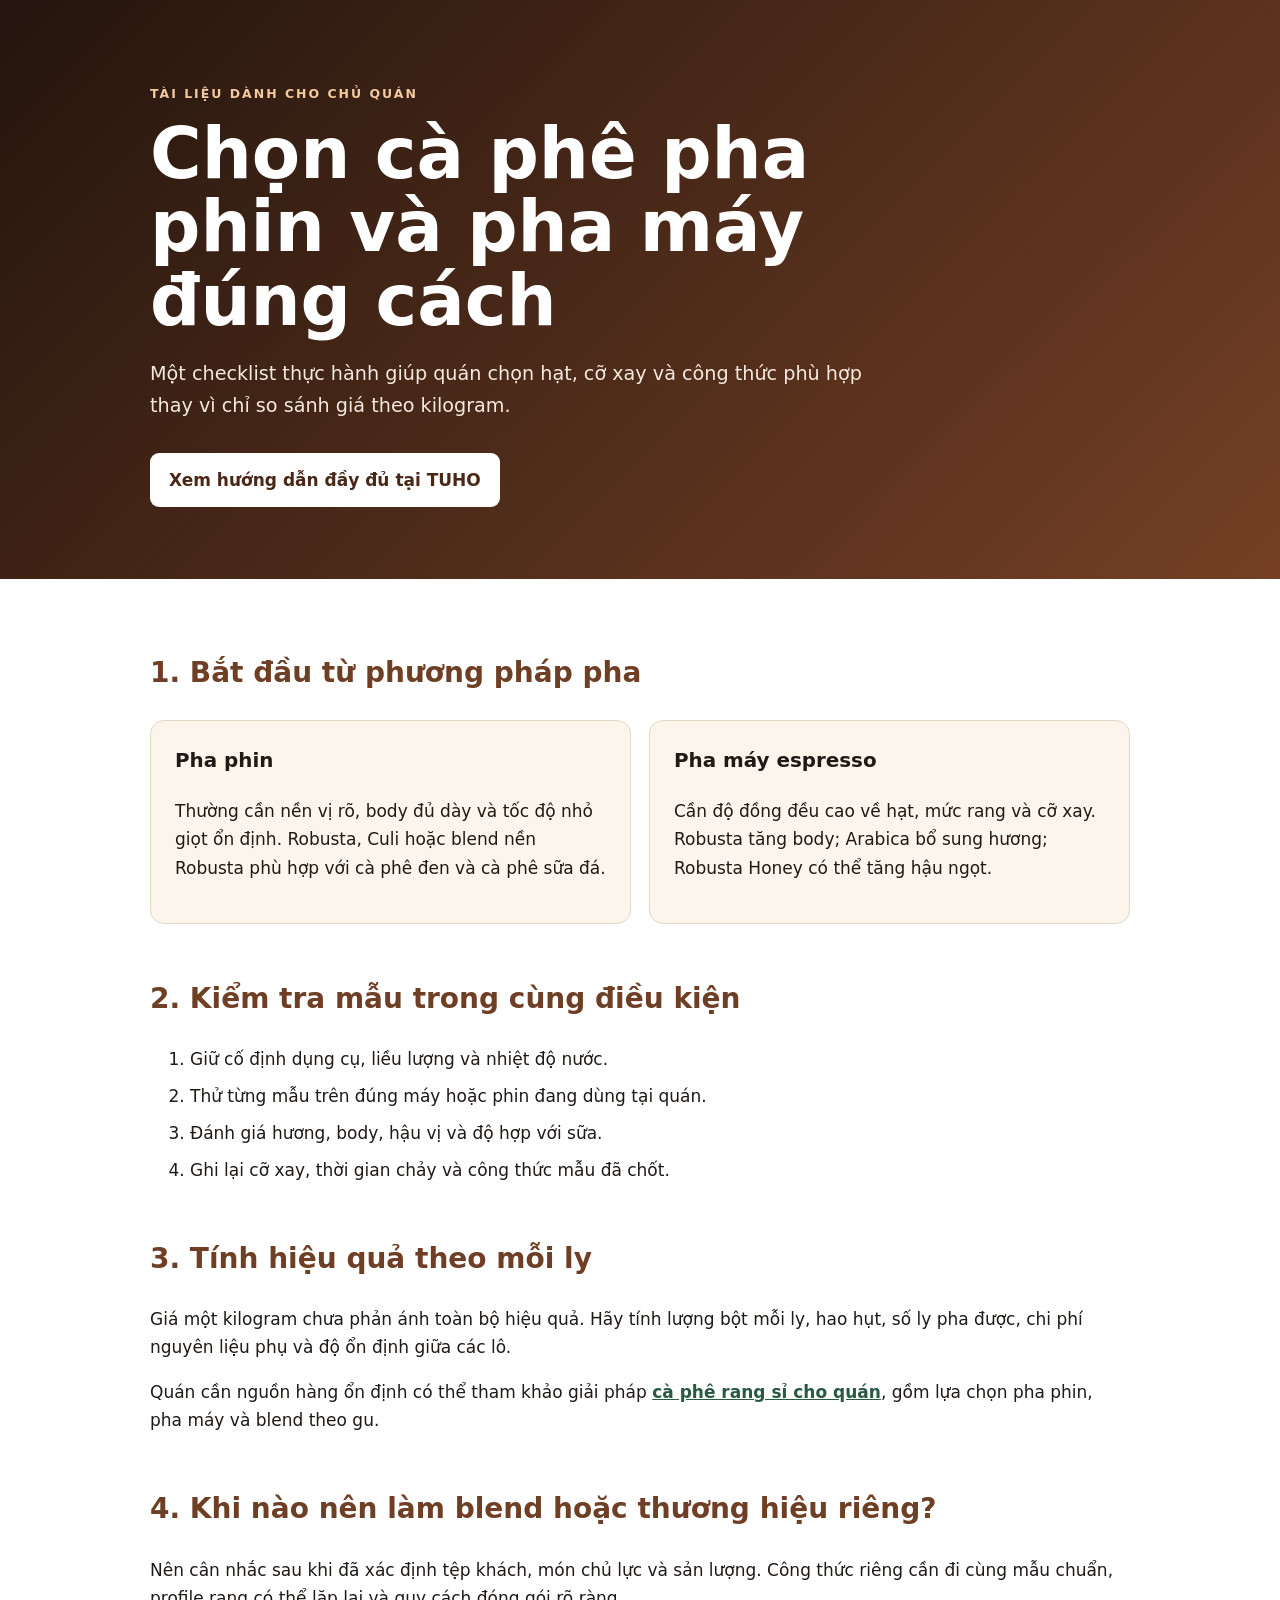
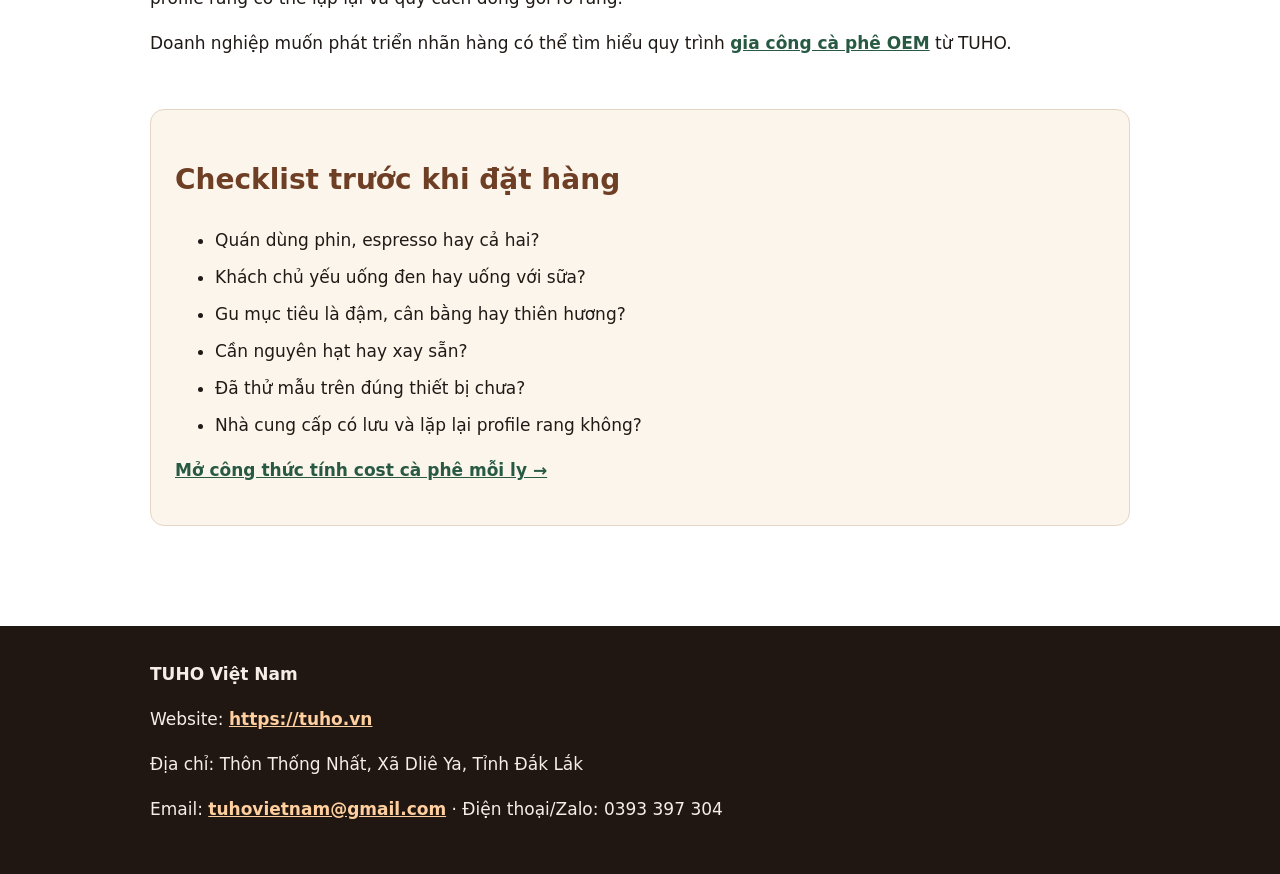
<file: index.html>
<!doctype html>
<html lang="vi">
<head>
  <meta charset="utf-8">
  <meta name="viewport" content="width=device-width,initial-scale=1">
  <title>Cẩm nang chọn cà phê cho quán | TUHO Việt Nam</title>
  <meta name="description" content="Checklist chọn cà phê pha phin, pha máy, tính giá vốn và kiểm tra mẫu dành cho chủ quán cà phê.">
  <link rel="canonical" href="https://tuandang99.github.io/tuho-coffee-guide/">
  <link rel="stylesheet" href="styles.css">
  <script type="application/ld+json">
  {
    "@context":"https://schema.org",
    "@type":"Article",
    "headline":"Cẩm nang chọn cà phê pha phin và pha máy cho quán",
    "author":{"@type":"Organization","name":"TUHO Việt Nam","url":"https://tuho.vn"},
    "publisher":{"@type":"Organization","name":"TUHO Việt Nam","url":"https://tuho.vn"},
    "mainEntityOfPage":"https://tuandang99.github.io/tuho-coffee-guide/",
    "inLanguage":"vi"
  }
  </script>
</head>
<body>
  <header class="hero">
    <div class="wrap">
      <p class="eyebrow">TÀI LIỆU DÀNH CHO CHỦ QUÁN</p>
      <h1>Chọn cà phê pha phin và pha máy đúng cách</h1>
      <p class="lead">Một checklist thực hành giúp quán chọn hạt, cỡ xay và công thức phù hợp thay vì chỉ so sánh giá theo kilogram.</p>
      <a class="button" href="https://tuho.vn/chon-ca-phe-pha-phin-pha-may">Xem hướng dẫn đầy đủ tại TUHO</a>
    </div>
  </header>

  <main class="wrap">
    <section>
      <h2>1. Bắt đầu từ phương pháp pha</h2>
      <div class="grid">
        <article class="card">
          <h3>Pha phin</h3>
          <p>Thường cần nền vị rõ, body đủ dày và tốc độ nhỏ giọt ổn định. Robusta, Culi hoặc blend nền Robusta phù hợp với cà phê đen và cà phê sữa đá.</p>
        </article>
        <article class="card">
          <h3>Pha máy espresso</h3>
          <p>Cần độ đồng đều cao về hạt, mức rang và cỡ xay. Robusta tăng body; Arabica bổ sung hương; Robusta Honey có thể tăng hậu ngọt.</p>
        </article>
      </div>
    </section>

    <section>
      <h2>2. Kiểm tra mẫu trong cùng điều kiện</h2>
      <ol class="steps">
        <li>Giữ cố định dụng cụ, liều lượng và nhiệt độ nước.</li>
        <li>Thử từng mẫu trên đúng máy hoặc phin đang dùng tại quán.</li>
        <li>Đánh giá hương, body, hậu vị và độ hợp với sữa.</li>
        <li>Ghi lại cỡ xay, thời gian chảy và công thức mẫu đã chốt.</li>
      </ol>
    </section>

    <section>
      <h2>3. Tính hiệu quả theo mỗi ly</h2>
      <p>Giá một kilogram chưa phản ánh toàn bộ hiệu quả. Hãy tính lượng bột mỗi ly, hao hụt, số ly pha được, chi phí nguyên liệu phụ và độ ổn định giữa các lô.</p>
      <p>Quán cần nguồn hàng ổn định có thể tham khảo giải pháp <a href="https://tuho.vn/ca-phe-rang-si-cho-quan">cà phê rang sỉ cho quán</a>, gồm lựa chọn pha phin, pha máy và blend theo gu.</p>
    </section>

    <section>
      <h2>4. Khi nào nên làm blend hoặc thương hiệu riêng?</h2>
      <p>Nên cân nhắc sau khi đã xác định tệp khách, món chủ lực và sản lượng. Công thức riêng cần đi cùng mẫu chuẩn, profile rang có thể lặp lại và quy cách đóng gói rõ ràng.</p>
      <p>Doanh nghiệp muốn phát triển nhãn hàng có thể tìm hiểu quy trình <a href="https://tuho.vn/gia-cong-oem-si-ca-phe-cho-quan">gia công cà phê OEM</a> từ TUHO.</p>
    </section>

    <section class="checklist">
      <h2>Checklist trước khi đặt hàng</h2>
      <ul>
        <li>Quán dùng phin, espresso hay cả hai?</li>
        <li>Khách chủ yếu uống đen hay uống với sữa?</li>
        <li>Gu mục tiêu là đậm, cân bằng hay thiên hương?</li>
        <li>Cần nguyên hạt hay xay sẵn?</li>
        <li>Đã thử mẫu trên đúng thiết bị chưa?</li>
        <li>Nhà cung cấp có lưu và lặp lại profile rang không?</li>
      </ul>
      <p><a href="cost-moi-ly.html">Mở công thức tính cost cà phê mỗi ly →</a></p>
    </section>
  </main>

  <footer>
    <div class="wrap">
      <strong>TUHO Việt Nam</strong>
      <p>Website: <a href="https://tuho.vn">https://tuho.vn</a></p>
      <p>Địa chỉ: Thôn Thống Nhất, Xã Dliê Ya, Tỉnh Đắk Lắk</p>
      <p>Email: <a href="mailto:tuhovietnam@gmail.com">tuhovietnam@gmail.com</a> · Điện thoại/Zalo: 0393 397 304</p>
    </div>
  </footer>
</body>
</html>
</file>
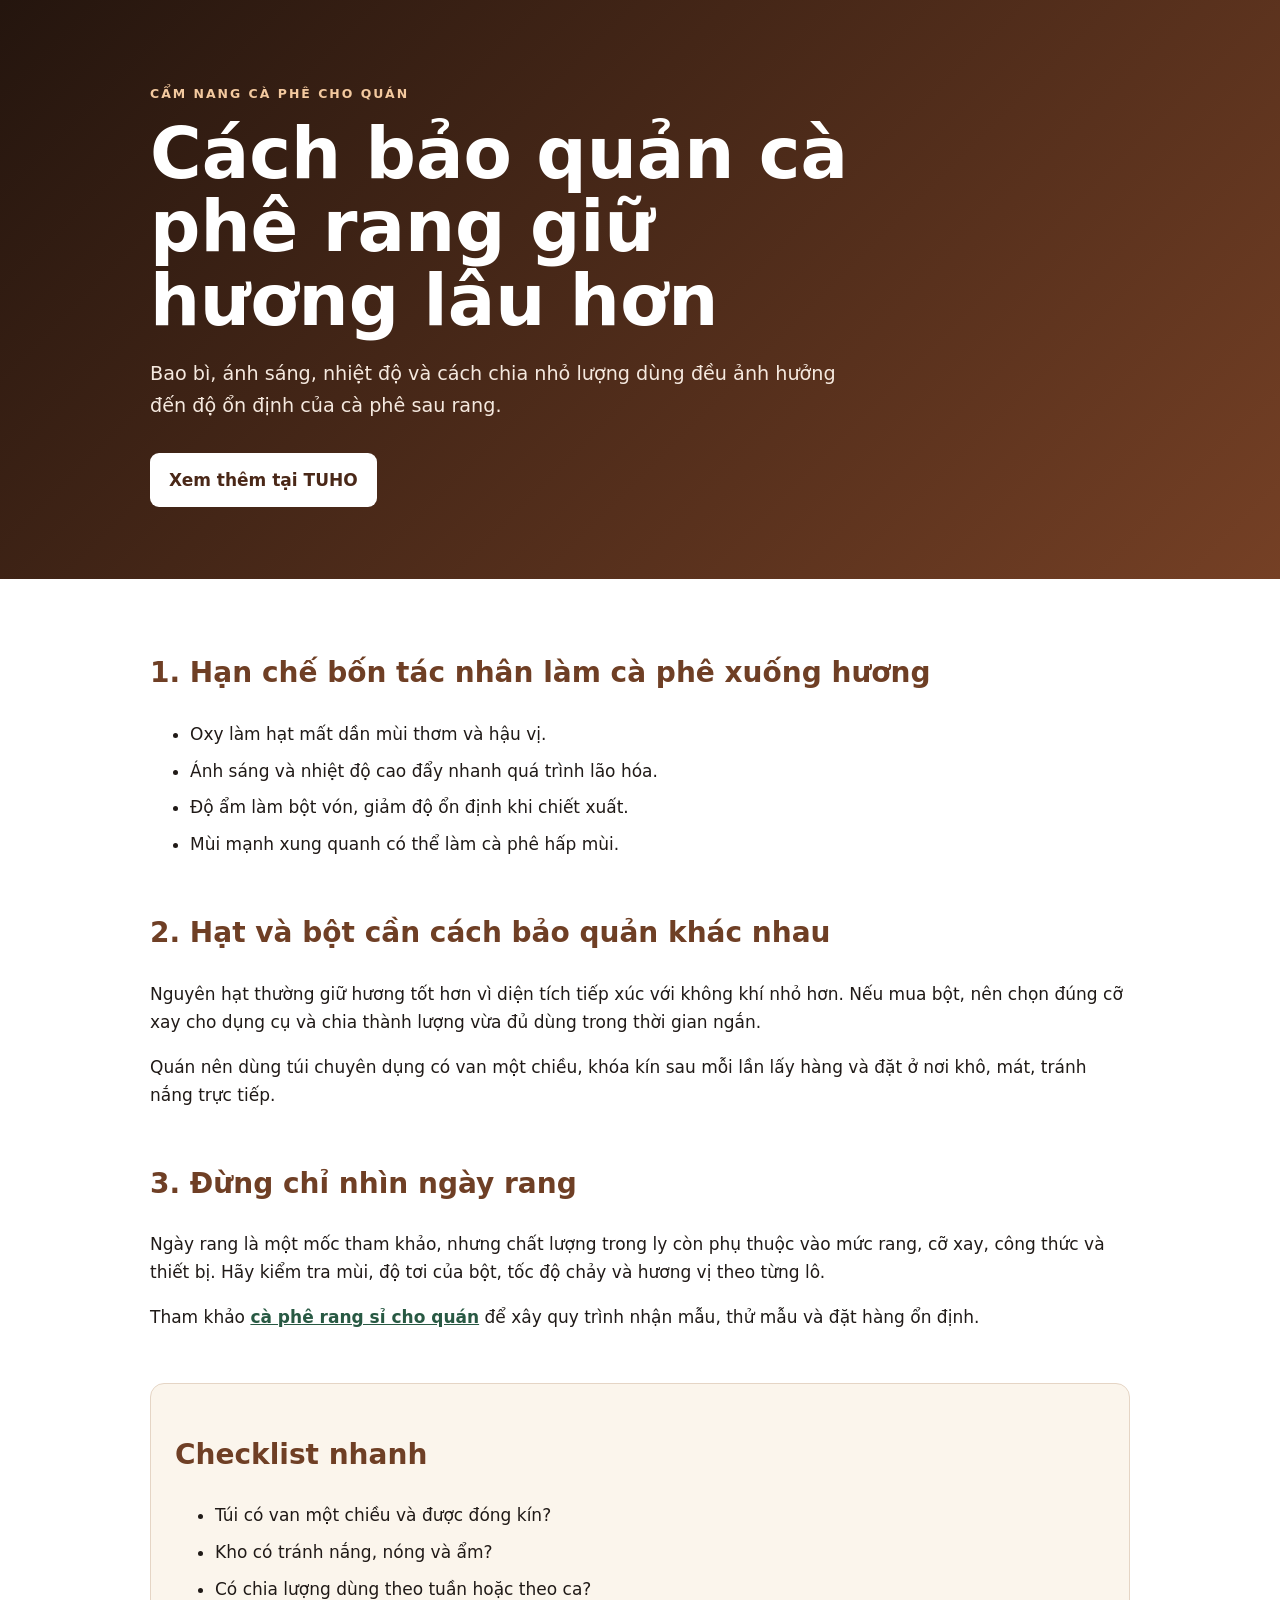
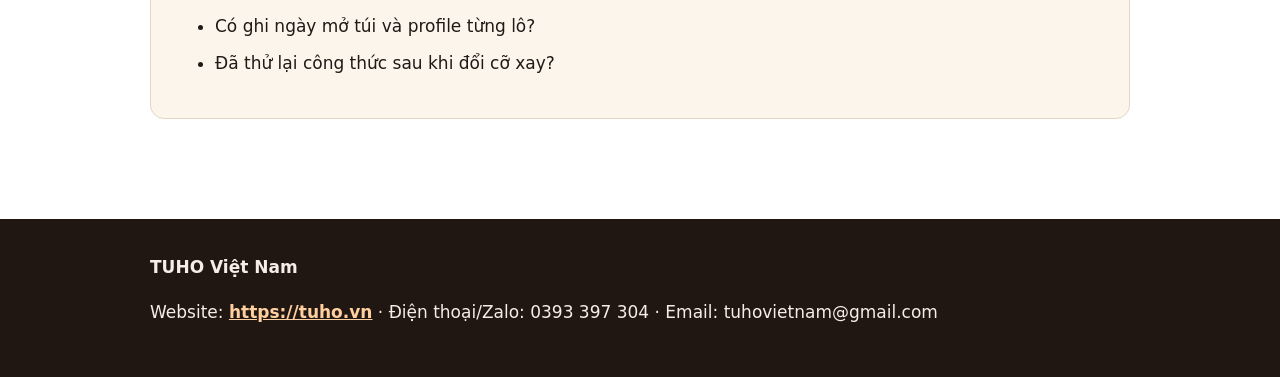
<file: bao-quan-ca-phe-rang.html>
<!doctype html><html lang="vi"><head><meta charset="utf-8"><meta name="viewport" content="width=device-width,initial-scale=1"><title>Cách bảo quản cà phê rang giữ hương lâu hơn | TUHO</title><meta name="description" content="Hướng dẫn bảo quản cà phê rang hạt và bột: bao bì, ánh sáng, nhiệt độ, độ ẩm và thời điểm xay phù hợp cho quán."><link rel="canonical" href="https://tuandang99.github.io/tuho-coffee-guide/bao-quan-ca-phe-rang.html"><link rel="stylesheet" href="styles.css"></head><body><header class="hero"><div class="wrap"><p class="eyebrow">CẨM NANG CÀ PHÊ CHO QUÁN</p><h1>Cách bảo quản cà phê rang giữ hương lâu hơn</h1><p class="lead">Bao bì, ánh sáng, nhiệt độ và cách chia nhỏ lượng dùng đều ảnh hưởng đến độ ổn định của cà phê sau rang.</p><a class="button" href="https://tuho.vn/ca-phe-rang-moc-va-ca-phe-tam">Xem thêm tại TUHO</a></div></header><main class="wrap"><section><h2>1. Hạn chế bốn tác nhân làm cà phê xuống hương</h2><ul class="steps"><li>Oxy làm hạt mất dần mùi thơm và hậu vị.</li><li>Ánh sáng và nhiệt độ cao đẩy nhanh quá trình lão hóa.</li><li>Độ ẩm làm bột vón, giảm độ ổn định khi chiết xuất.</li><li>Mùi mạnh xung quanh có thể làm cà phê hấp mùi.</li></ul></section><section><h2>2. Hạt và bột cần cách bảo quản khác nhau</h2><p>Nguyên hạt thường giữ hương tốt hơn vì diện tích tiếp xúc với không khí nhỏ hơn. Nếu mua bột, nên chọn đúng cỡ xay cho dụng cụ và chia thành lượng vừa đủ dùng trong thời gian ngắn.</p><p>Quán nên dùng túi chuyên dụng có van một chiều, khóa kín sau mỗi lần lấy hàng và đặt ở nơi khô, mát, tránh nắng trực tiếp.</p></section><section><h2>3. Đừng chỉ nhìn ngày rang</h2><p>Ngày rang là một mốc tham khảo, nhưng chất lượng trong ly còn phụ thuộc vào mức rang, cỡ xay, công thức và thiết bị. Hãy kiểm tra mùi, độ tơi của bột, tốc độ chảy và hương vị theo từng lô.</p><p>Tham khảo <a href="https://tuho.vn/ca-phe-rang-si-cho-quan">cà phê rang sỉ cho quán</a> để xây quy trình nhận mẫu, thử mẫu và đặt hàng ổn định.</p></section><section class="checklist"><h2>Checklist nhanh</h2><ul><li>Túi có van một chiều và được đóng kín?</li><li>Kho có tránh nắng, nóng và ẩm?</li><li>Có chia lượng dùng theo tuần hoặc theo ca?</li><li>Có ghi ngày mở túi và profile từng lô?</li><li>Đã thử lại công thức sau khi đổi cỡ xay?</li></ul></section></main><footer><div class="wrap"><strong>TUHO Việt Nam</strong><p>Website: <a href="https://tuho.vn">https://tuho.vn</a> · Điện thoại/Zalo: 0393 397 304 · Email: tuhovietnam@gmail.com</p></div></footer></body></html>
</file>
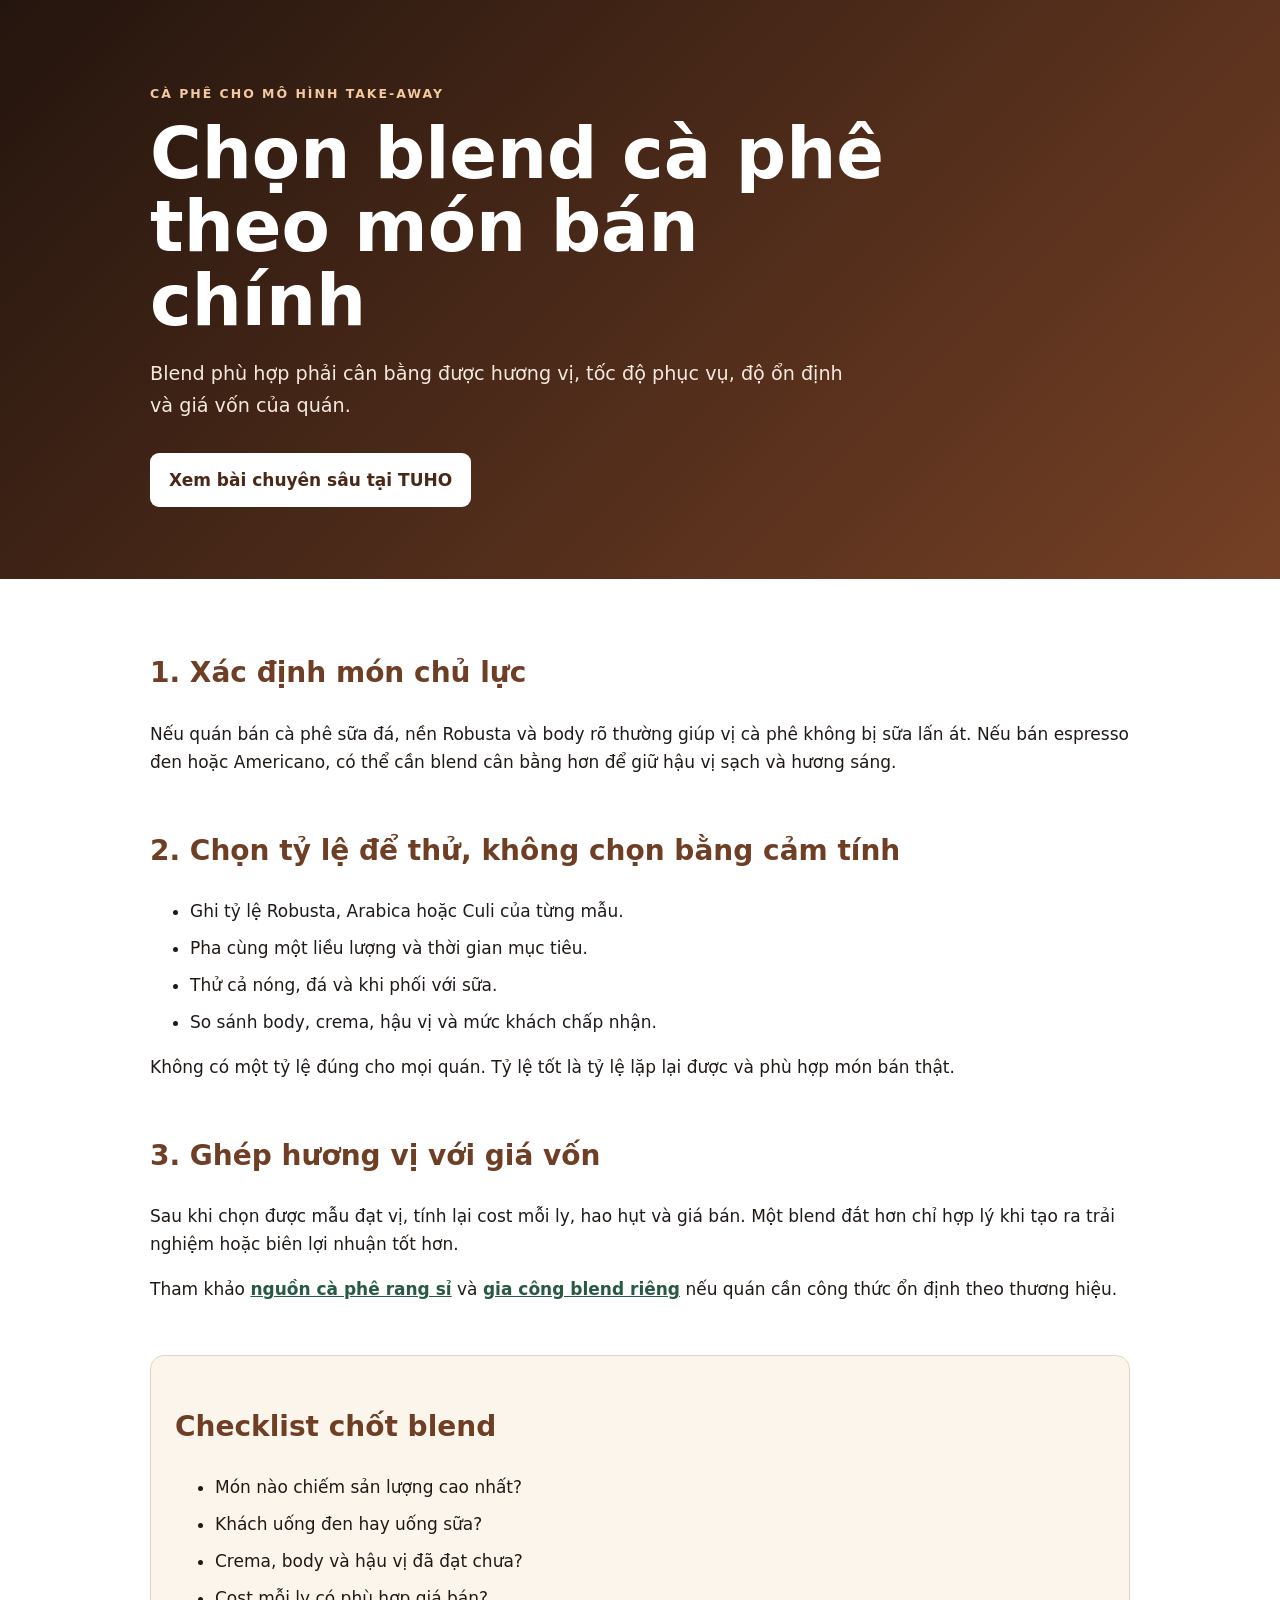
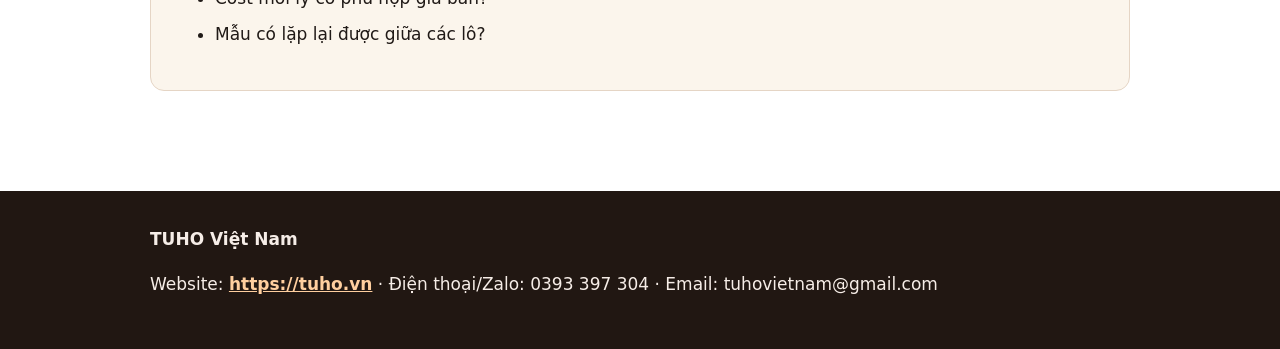
<file: blend-take-away.html>
<!doctype html><html lang="vi"><head><meta charset="utf-8"><meta name="viewport" content="width=device-width,initial-scale=1"><title>Cách chọn blend cà phê cho quán take-away | TUHO</title><meta name="description" content="Cách chọn blend cà phê cho quán take-away theo món bán chính, khẩu vị khách, crema, body và giá vốn mỗi ly."><link rel="canonical" href="https://tuandang99.github.io/tuho-coffee-guide/blend-take-away.html"><link rel="stylesheet" href="styles.css"></head><body><header class="hero"><div class="wrap"><p class="eyebrow">CÀ PHÊ CHO MÔ HÌNH TAKE-AWAY</p><h1>Chọn blend cà phê theo món bán chính</h1><p class="lead">Blend phù hợp phải cân bằng được hương vị, tốc độ phục vụ, độ ổn định và giá vốn của quán.</p><a class="button" href="https://tuho.vn/blend-pha-may-cho-quan-take-away">Xem bài chuyên sâu tại TUHO</a></div></header><main class="wrap"><section><h2>1. Xác định món chủ lực</h2><p>Nếu quán bán cà phê sữa đá, nền Robusta và body rõ thường giúp vị cà phê không bị sữa lấn át. Nếu bán espresso đen hoặc Americano, có thể cần blend cân bằng hơn để giữ hậu vị sạch và hương sáng.</p></section><section><h2>2. Chọn tỷ lệ để thử, không chọn bằng cảm tính</h2><ul class="steps"><li>Ghi tỷ lệ Robusta, Arabica hoặc Culi của từng mẫu.</li><li>Pha cùng một liều lượng và thời gian mục tiêu.</li><li>Thử cả nóng, đá và khi phối với sữa.</li><li>So sánh body, crema, hậu vị và mức khách chấp nhận.</li></ul><p>Không có một tỷ lệ đúng cho mọi quán. Tỷ lệ tốt là tỷ lệ lặp lại được và phù hợp món bán thật.</p></section><section><h2>3. Ghép hương vị với giá vốn</h2><p>Sau khi chọn được mẫu đạt vị, tính lại cost mỗi ly, hao hụt và giá bán. Một blend đắt hơn chỉ hợp lý khi tạo ra trải nghiệm hoặc biên lợi nhuận tốt hơn.</p><p>Tham khảo <a href="https://tuho.vn/ca-phe-rang-si-cho-quan">nguồn cà phê rang sỉ</a> và <a href="https://tuho.vn/gia-cong-oem-si-ca-phe-cho-quan">gia công blend riêng</a> nếu quán cần công thức ổn định theo thương hiệu.</p></section><section class="checklist"><h2>Checklist chốt blend</h2><ul><li>Món nào chiếm sản lượng cao nhất?</li><li>Khách uống đen hay uống sữa?</li><li>Crema, body và hậu vị đã đạt chưa?</li><li>Cost mỗi ly có phù hợp giá bán?</li><li>Mẫu có lặp lại được giữa các lô?</li></ul></section></main><footer><div class="wrap"><strong>TUHO Việt Nam</strong><p>Website: <a href="https://tuho.vn">https://tuho.vn</a> · Điện thoại/Zalo: 0393 397 304 · Email: tuhovietnam@gmail.com</p></div></footer></body></html>
</file>
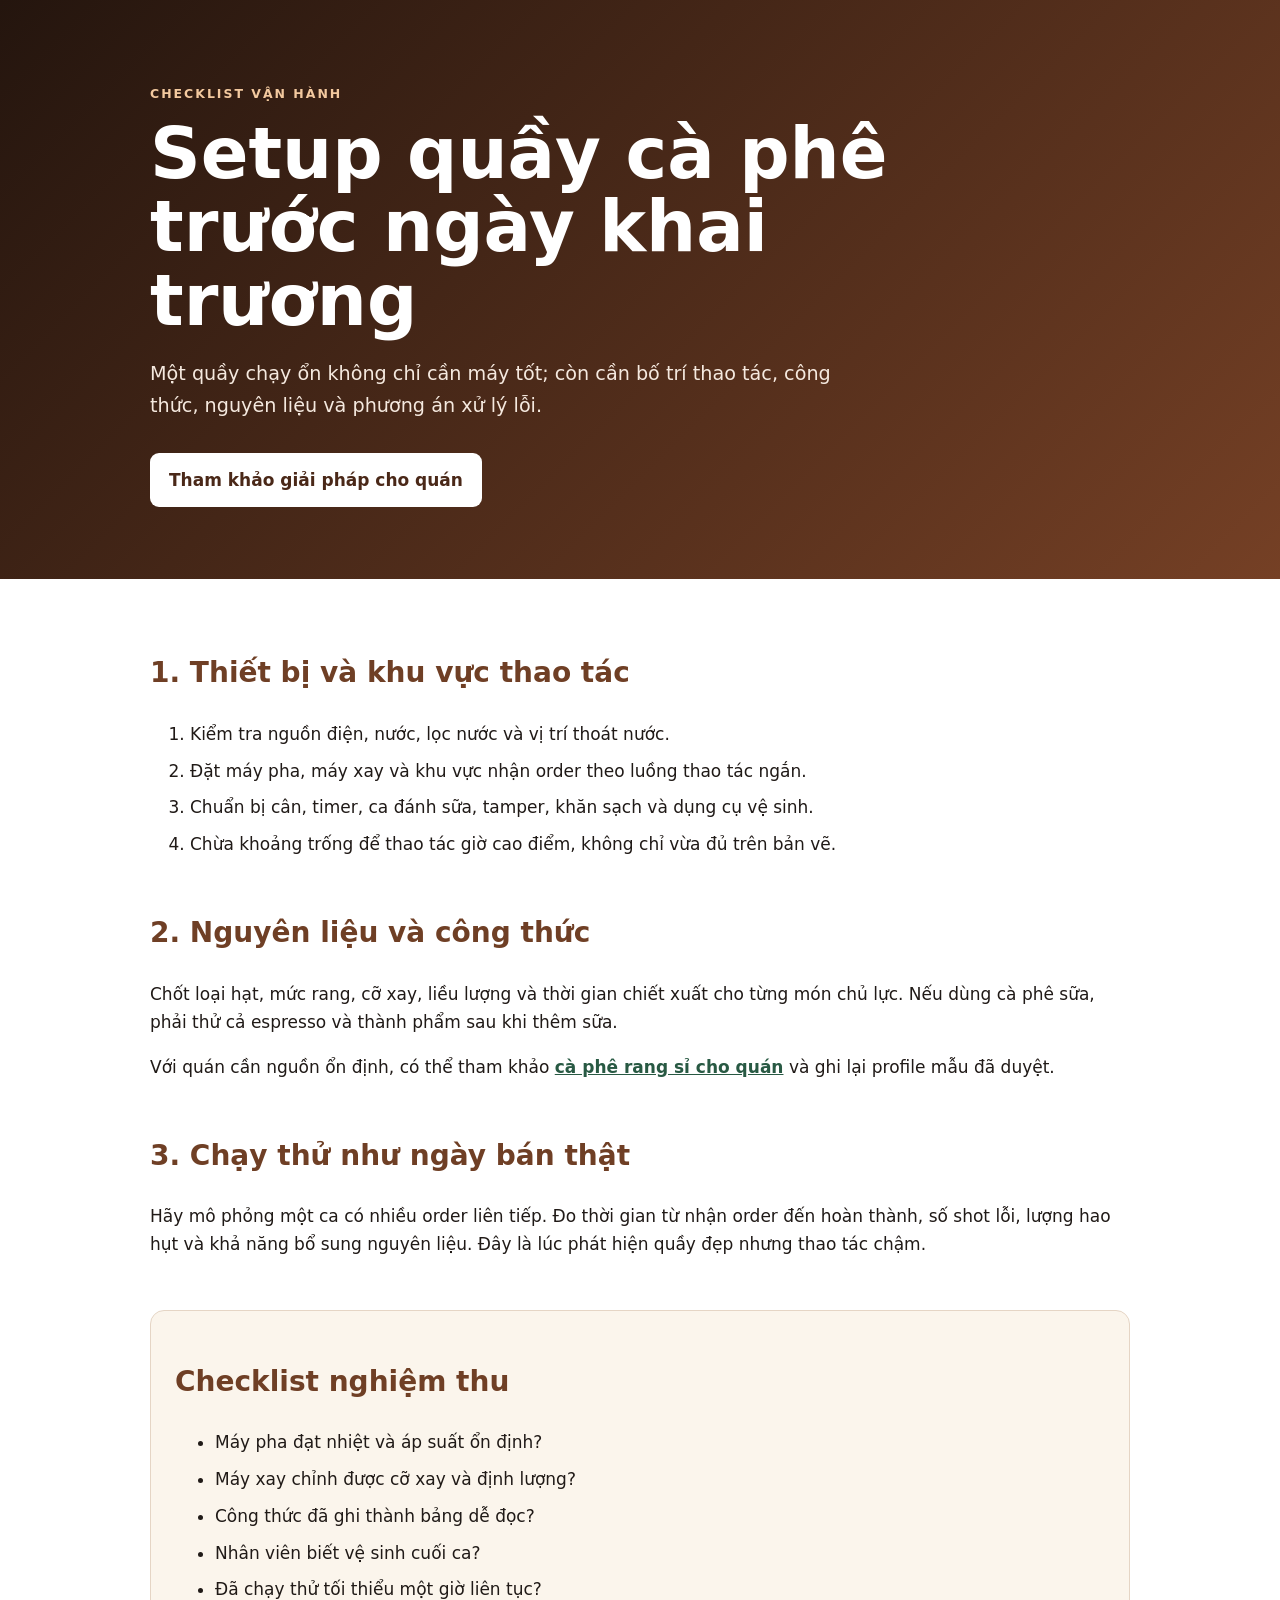
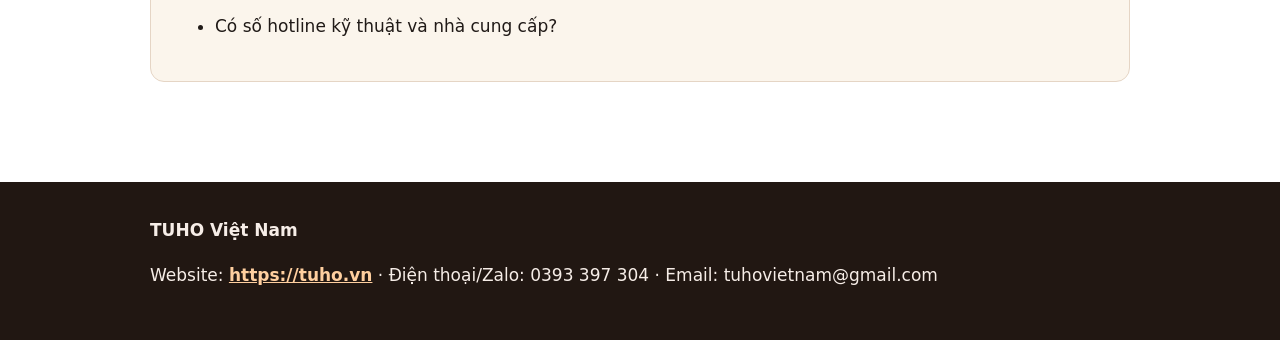
<file: checklist-setup-quay-ca-phe.html>
<!doctype html><html lang="vi"><head><meta charset="utf-8"><meta name="viewport" content="width=device-width,initial-scale=1"><title>Checklist setup quầy cà phê trước ngày khai trương | TUHO</title><meta name="description" content="Checklist setup quầy cà phê: thiết bị, nguyên liệu, công thức, khu vực thao tác và kiểm tra vận hành trước ngày mở bán."><link rel="canonical" href="https://tuandang99.github.io/tuho-coffee-guide/checklist-setup-quay-ca-phe.html"><link rel="stylesheet" href="styles.css"></head><body><header class="hero"><div class="wrap"><p class="eyebrow">CHECKLIST VẬN HÀNH</p><h1>Setup quầy cà phê trước ngày khai trương</h1><p class="lead">Một quầy chạy ổn không chỉ cần máy tốt; còn cần bố trí thao tác, công thức, nguyên liệu và phương án xử lý lỗi.</p><a class="button" href="https://tuho.vn/gia-cong-oem-si-ca-phe-cho-quan">Tham khảo giải pháp cho quán</a></div></header><main class="wrap"><section><h2>1. Thiết bị và khu vực thao tác</h2><ol class="steps"><li>Kiểm tra nguồn điện, nước, lọc nước và vị trí thoát nước.</li><li>Đặt máy pha, máy xay và khu vực nhận order theo luồng thao tác ngắn.</li><li>Chuẩn bị cân, timer, ca đánh sữa, tamper, khăn sạch và dụng cụ vệ sinh.</li><li>Chừa khoảng trống để thao tác giờ cao điểm, không chỉ vừa đủ trên bản vẽ.</li></ol></section><section><h2>2. Nguyên liệu và công thức</h2><p>Chốt loại hạt, mức rang, cỡ xay, liều lượng và thời gian chiết xuất cho từng món chủ lực. Nếu dùng cà phê sữa, phải thử cả espresso và thành phẩm sau khi thêm sữa.</p><p>Với quán cần nguồn ổn định, có thể tham khảo <a href="https://tuho.vn/ca-phe-rang-si-cho-quan">cà phê rang sỉ cho quán</a> và ghi lại profile mẫu đã duyệt.</p></section><section><h2>3. Chạy thử như ngày bán thật</h2><p>Hãy mô phỏng một ca có nhiều order liên tiếp. Đo thời gian từ nhận order đến hoàn thành, số shot lỗi, lượng hao hụt và khả năng bổ sung nguyên liệu. Đây là lúc phát hiện quầy đẹp nhưng thao tác chậm.</p></section><section class="checklist"><h2>Checklist nghiệm thu</h2><ul><li>Máy pha đạt nhiệt và áp suất ổn định?</li><li>Máy xay chỉnh được cỡ xay và định lượng?</li><li>Công thức đã ghi thành bảng dễ đọc?</li><li>Nhân viên biết vệ sinh cuối ca?</li><li>Đã chạy thử tối thiểu một giờ liên tục?</li><li>Có số hotline kỹ thuật và nhà cung cấp?</li></ul></section></main><footer><div class="wrap"><strong>TUHO Việt Nam</strong><p>Website: <a href="https://tuho.vn">https://tuho.vn</a> · Điện thoại/Zalo: 0393 397 304 · Email: tuhovietnam@gmail.com</p></div></footer></body></html>
</file>
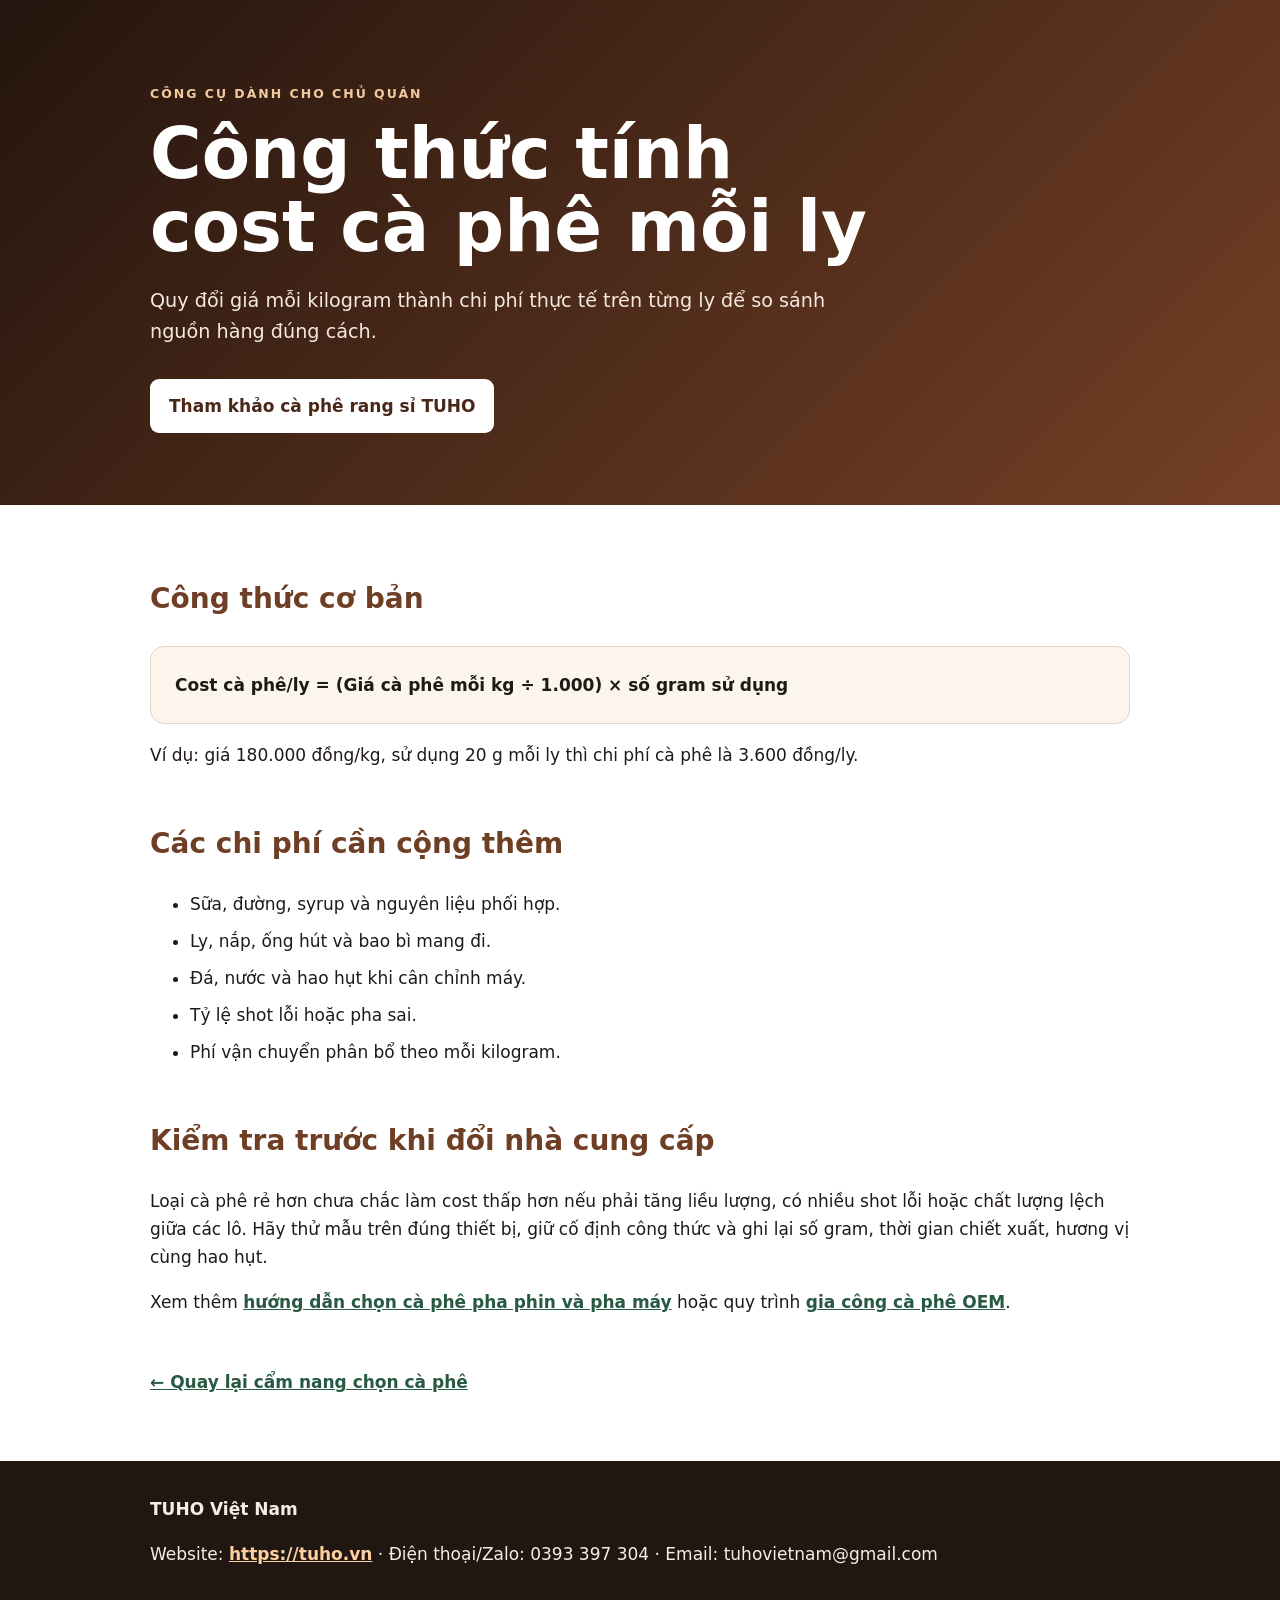
<file: cost-moi-ly.html>
<!doctype html>
<html lang="vi">
<head>
  <meta charset="utf-8">
  <meta name="viewport" content="width=device-width,initial-scale=1">
  <title>Công thức tính cost cà phê mỗi ly | TUHO Việt Nam</title>
  <meta name="description" content="Công thức tính giá vốn cà phê mỗi ly, các khoản hao hụt và checklist kiểm tra trước khi đổi nhà cung cấp.">
  <link rel="canonical" href="https://tuandang99.github.io/tuho-coffee-guide/cost-moi-ly.html">
  <link rel="stylesheet" href="styles.css">
  <script type="application/ld+json">
  {"@context":"https://schema.org","@type":"HowTo","name":"Cách tính cost cà phê mỗi ly cho quán","author":{"@type":"Organization","name":"TUHO Việt Nam","url":"https://tuho.vn"},"inLanguage":"vi"}
  </script>
</head>
<body>
  <header class="hero">
    <div class="wrap">
      <p class="eyebrow">CÔNG CỤ DÀNH CHO CHỦ QUÁN</p>
      <h1>Công thức tính cost cà phê mỗi ly</h1>
      <p class="lead">Quy đổi giá mỗi kilogram thành chi phí thực tế trên từng ly để so sánh nguồn hàng đúng cách.</p>
      <a class="button" href="https://tuho.vn/ca-phe-rang-si-cho-quan">Tham khảo cà phê rang sỉ TUHO</a>
    </div>
  </header>
  <main class="wrap">
    <section>
      <h2>Công thức cơ bản</h2>
      <div class="card"><strong>Cost cà phê/ly = (Giá cà phê mỗi kg ÷ 1.000) × số gram sử dụng</strong></div>
      <p>Ví dụ: giá 180.000 đồng/kg, sử dụng 20 g mỗi ly thì chi phí cà phê là 3.600 đồng/ly.</p>
    </section>
    <section>
      <h2>Các chi phí cần cộng thêm</h2>
      <ul class="steps">
        <li>Sữa, đường, syrup và nguyên liệu phối hợp.</li>
        <li>Ly, nắp, ống hút và bao bì mang đi.</li>
        <li>Đá, nước và hao hụt khi cân chỉnh máy.</li>
        <li>Tỷ lệ shot lỗi hoặc pha sai.</li>
        <li>Phí vận chuyển phân bổ theo mỗi kilogram.</li>
      </ul>
    </section>
    <section>
      <h2>Kiểm tra trước khi đổi nhà cung cấp</h2>
      <p>Loại cà phê rẻ hơn chưa chắc làm cost thấp hơn nếu phải tăng liều lượng, có nhiều shot lỗi hoặc chất lượng lệch giữa các lô. Hãy thử mẫu trên đúng thiết bị, giữ cố định công thức và ghi lại số gram, thời gian chiết xuất, hương vị cùng hao hụt.</p>
      <p>Xem thêm <a href="https://tuho.vn/chon-ca-phe-pha-phin-pha-may">hướng dẫn chọn cà phê pha phin và pha máy</a> hoặc quy trình <a href="https://tuho.vn/gia-cong-oem-si-ca-phe-cho-quan">gia công cà phê OEM</a>.</p>
    </section>
    <p><a href="./">← Quay lại cẩm nang chọn cà phê</a></p>
  </main>
  <footer><div class="wrap"><strong>TUHO Việt Nam</strong><p>Website: <a href="https://tuho.vn">https://tuho.vn</a> · Điện thoại/Zalo: 0393 397 304 · Email: tuhovietnam@gmail.com</p></div></footer>
</body>
</html>
</file>
<file: styles.css>
:root{--ink:#201a17;--coffee:#6f3f25;--cream:#fbf5ec;--line:#e5d5c5;--green:#285943}*{box-sizing:border-box}body{margin:0;color:var(--ink);background:#fff;font:17px/1.65 system-ui,-apple-system,"Segoe UI",sans-serif}.wrap{width:min(980px,calc(100% - 40px));margin:auto}.hero{padding:72px 0;background:linear-gradient(135deg,#24150e,#754025);color:#fff}.eyebrow{letter-spacing:.16em;font-size:.78rem;font-weight:800;color:#f3c99f}h1{max-width:760px;margin:.3rem 0 1rem;font-size:clamp(2.2rem,6vw,4.4rem);line-height:1.05}.lead{max-width:720px;font-size:1.2rem;color:#f5e9df}.button{display:inline-block;margin-top:12px;padding:13px 19px;border-radius:9px;background:#fff;color:#4a2818;text-decoration:none;font-weight:750}main{padding:48px 0}section{margin:0 0 52px}h2{font-size:1.75rem;color:var(--coffee)}h3{margin-top:0}.grid{display:grid;grid-template-columns:repeat(2,1fr);gap:18px}.card,.checklist{padding:24px;border:1px solid var(--line);border-radius:14px;background:var(--cream)}.steps li,.checklist li{margin:.55rem 0}a{color:var(--green);font-weight:650}footer{padding:34px 0;background:#211712;color:#f6ede7}footer a{color:#ffcf9f}@media(max-width:650px){.grid{grid-template-columns:1fr}.hero{padding:52px 0}.wrap{width:min(100% - 28px,980px)}}
</file>
